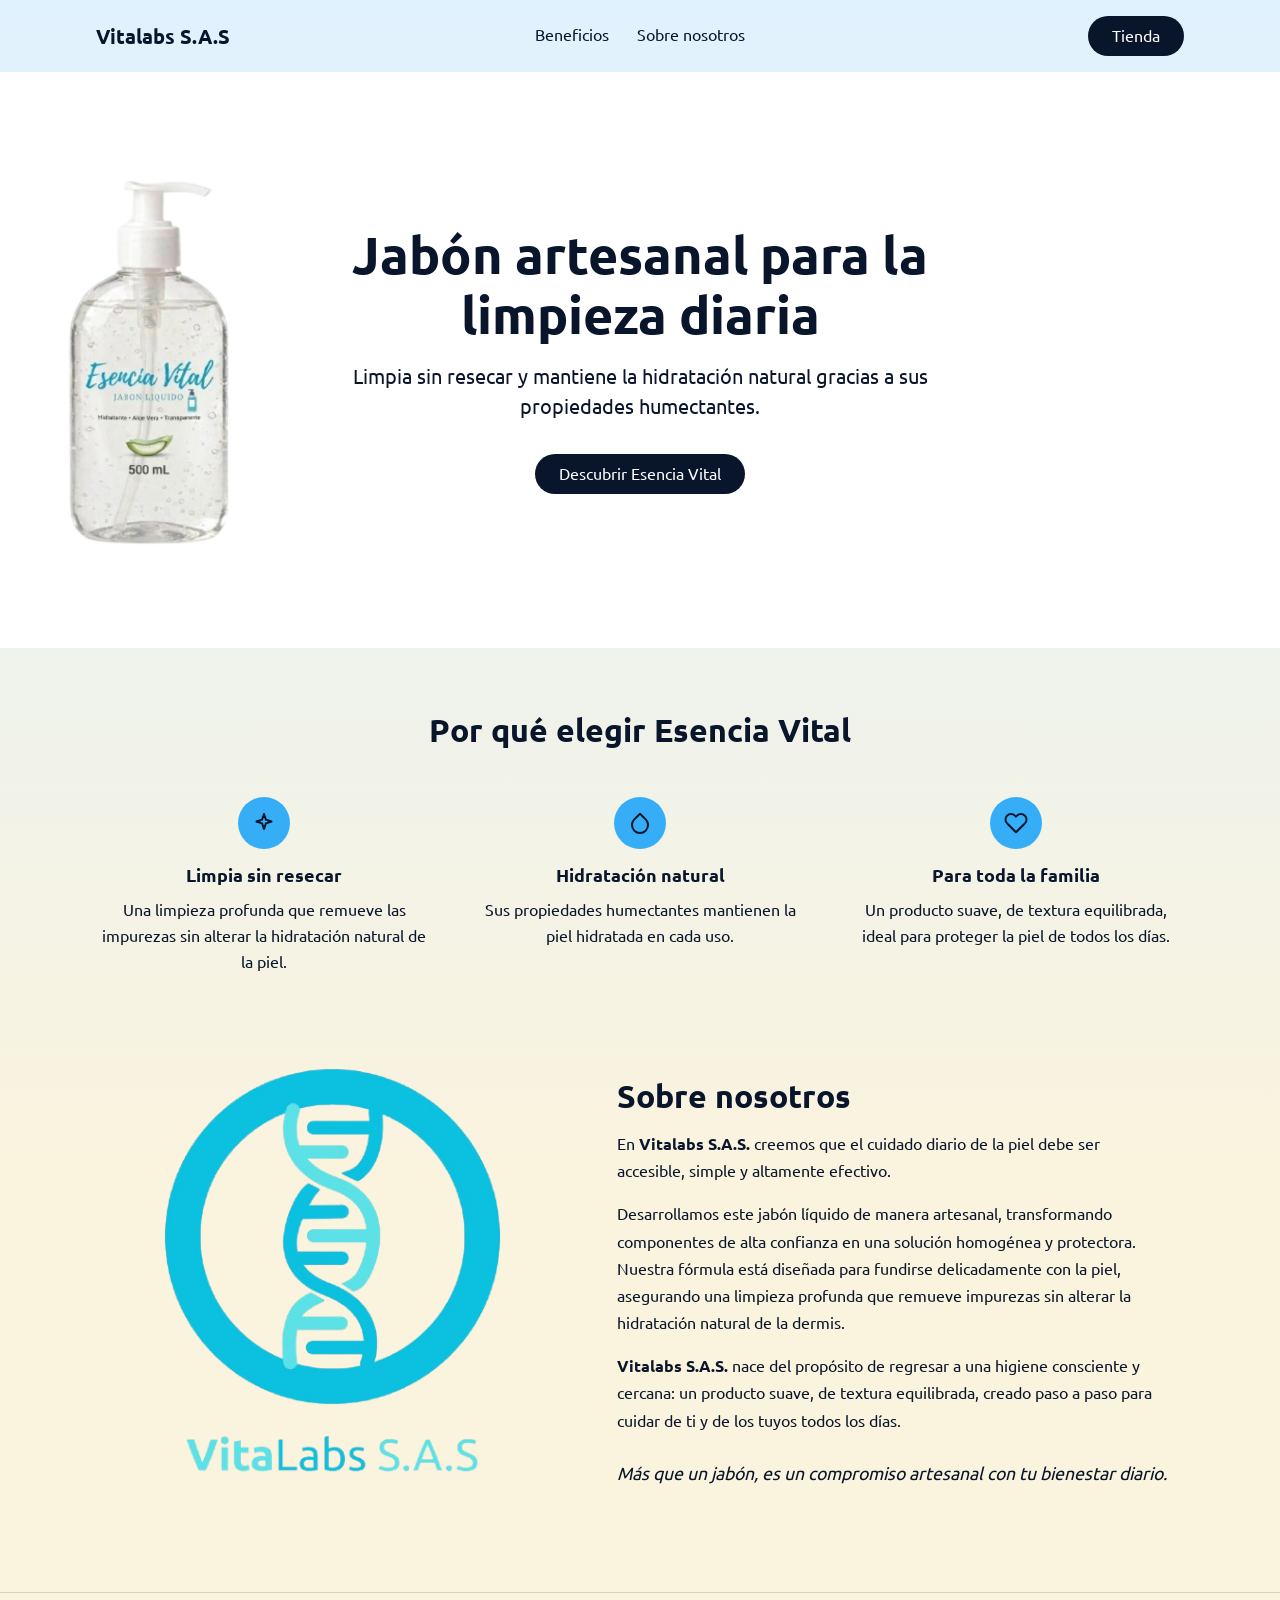
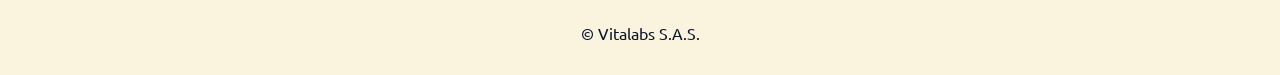
<file: index.html>
<!DOCTYPE html>
<html lang="es">

<head>
	<meta charset="utf-8">
	<meta name="viewport" content="width=device-width, initial-scale=1">
	<meta name="description" content="Esencia Vital: jabón líquido artesanal para la limpieza diaria que cuida la hidratación natural de la piel de toda la familia.">
	<title>Esencia Vital | Jabón artesanal para la limpieza diaria</title>

	<link rel="stylesheet" href="data/style/index.css">
</head>

<body>
	<header class="site-header">
		<a class="logo" href="index.html">Vitalabs S.A.S</a>

		<nav class="site-nav" aria-label="Navegación principal">
			<a href="#beneficios">Beneficios</a>
			<a href="#about-us">Sobre nosotros</a>
		</nav>

		<a class="btn" href="data/shop.html">Tienda</a>
	</header>

	<main>
		<section class="hero">
			<div class="hero-content">
				<h1>Jabón artesanal para la limpieza diaria</h1>
				<p>Limpia sin resecar y mantiene la hidratación natural gracias a sus propiedades humectantes.</p>
				<a class="btn" href="data/shop.html">Descubrir Esencia Vital</a>
			</div>
		</section>
		
		<section id="beneficios" class="features">
			<h2>Por qué elegir Esencia Vital</h2>

			<ul class="feature-grid">
				<li class="feature">
					<span class="feature-icon" aria-hidden="true">
						<svg viewBox="0 0 24 24"><path d="M12 3l1.9 5.6L19.5 10.5l-5.6 1.9L12 18l-1.9-5.6L4.5 10.5l5.6-1.9z"/></svg>
					</span>
					<h3>Limpia sin resecar</h3>
					<p>Una limpieza profunda que remueve las impurezas sin alterar la hidratación natural de la piel.</p>
				</li>

				<li class="feature">
					<span class="feature-icon" aria-hidden="true">
						<svg viewBox="0 0 24 24"><path d="M12 2.7l5.7 5.7a8 8 0 1 1-11.4 0z"/></svg>
					</span>
					<h3>Hidratación natural</h3>
					<p>Sus propiedades humectantes mantienen la piel hidratada en cada uso.</p>
				</li>

				<li class="feature">
					<span class="feature-icon" aria-hidden="true">
						<svg viewBox="0 0 24 24"><path d="M20.8 4.6a5.5 5.5 0 0 0-7.8 0L12 5.7l-1.1-1.1a5.5 5.5 0 0 0-7.8 7.8l1.1 1.1L12 21.2l7.8-7.7 1.1-1.1a5.5 5.5 0 0 0 0-7.8z"/></svg>
					</span>
					<h3>Para toda la familia</h3>
					<p>Un producto suave, de textura equilibrada, ideal para proteger la piel de todos los días.</p>
				</li>
			</ul>
		</section>

		<section id="about-us" class="about">
			<div class="about-media">
				<img src="data/images/Vitalogo.png" alt="Jabón líquido Esencia Vital">
			</div>

			<div class="about-text">
				<h2>Sobre nosotros</h2>

				<p>
					En <strong>Vitalabs S.A.S.</strong> creemos que el cuidado diario de la piel
					debe ser accesible, simple y altamente efectivo.
				</p>

				<p>
					Desarrollamos este jabón líquido de manera artesanal, transformando componentes
					de alta confianza en una solución homogénea y protectora. Nuestra fórmula está
					diseñada para fundirse delicadamente con la piel, asegurando una limpieza profunda
					que remueve impurezas sin alterar la hidratación natural de la dermis.
				</p>

				<p>
					<strong>Vitalabs S.A.S.</strong> nace del propósito de regresar a una higiene
					consciente y cercana: un producto suave, de textura equilibrada, creado paso a paso
					para cuidar de ti y de los tuyos todos los días.
				</p>

				<p class="highlight"><em>Más que un jabón, es un compromiso artesanal con tu bienestar diario.</em></p>
			</div>
		</section>
	</main>

	<footer>
		<p>&copy; Vitalabs S.A.S.</p>
	</footer>
</body>

</html>
</file>
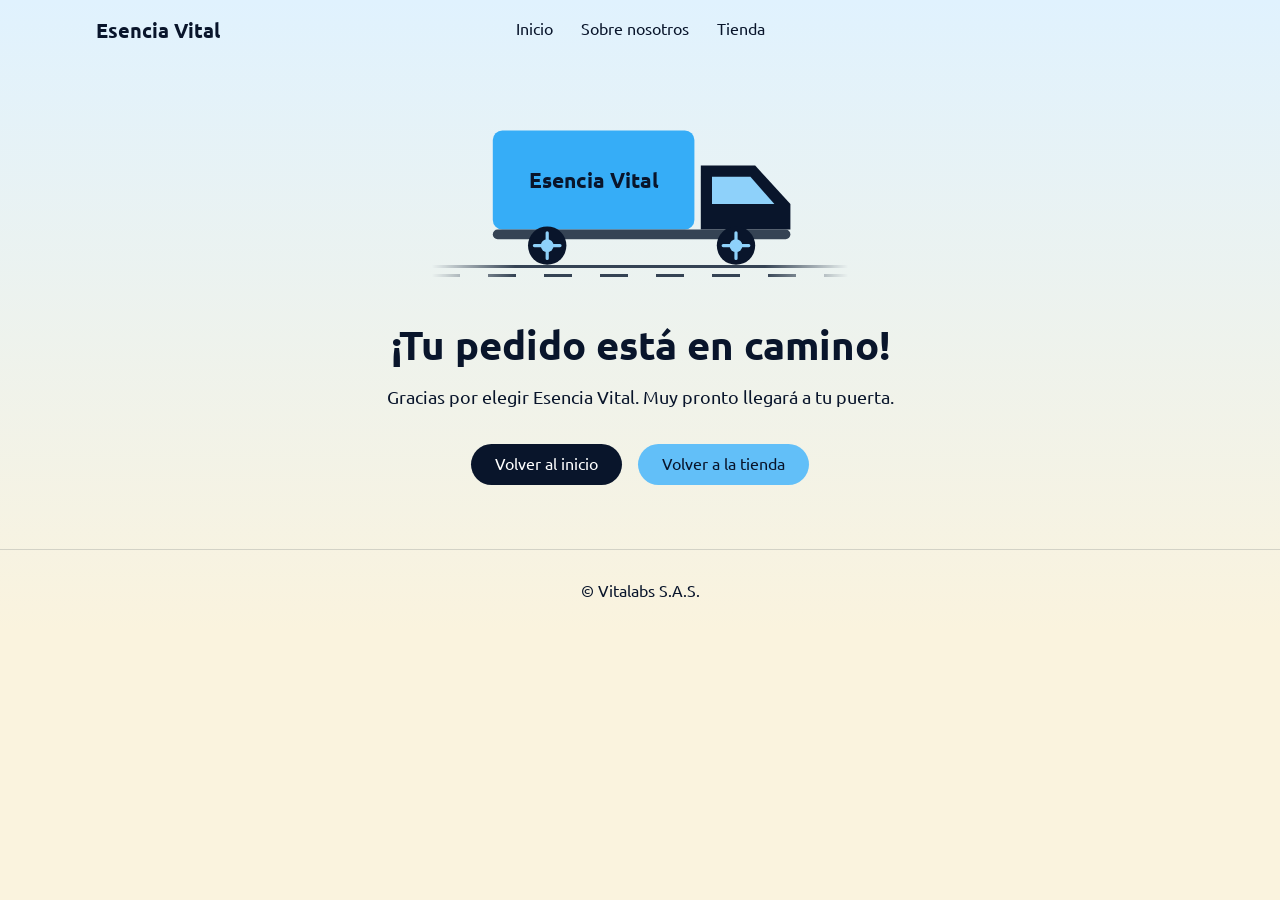
<file: data/idk.html>
<!DOCTYPE html>
<html lang="es">

<head>
	<meta charset="utf-8">
	<meta name="viewport" content="width=device-width, initial-scale=1">
	<title>Tu pedido está en camino | Esencia Vital</title>

	<link rel="stylesheet" href="style/index.css">
	<link rel="stylesheet" href="style/shop.css">
</head>

<body>
	<header class="site-header">
		<a class="logo" href="../index.html">Esencia Vital</a>

		<nav class="site-nav" aria-label="Navegación principal">
			<a href="../index.html">Inicio</a>
			<a href="../index.html#about-us">Sobre nosotros</a>
			<a href="shop.html">Tienda</a>
		</nav>
	</header>

	<main class="pedido">
		<div class="truck" role="img" aria-label="Camión de reparto en movimiento">
			<svg viewBox="0 0 200 100" aria-hidden="true">
				<g class="truck-body">

					<rect x="8" y="14" width="126" height="62" rx="6" fill="#36ADF7"/>
					<text x="71" y="50" text-anchor="middle" font-size="13" font-weight="bold" fill="#09152B">Esencia Vital</text>

					<path d="M138 36h34l22 24v16h-56z" fill="#09152B"/>
					<path d="M145 43h24l15 17h-39z" fill="#8ED1FA"/>

					<rect x="8" y="76" width="186" height="6" rx="3" fill="#354354"/>
				</g>

				<g class="wheel">
					<circle cx="42" cy="86" r="12" fill="#09152B"/>
					<circle cx="42" cy="86" r="4" fill="#8ED1FA"/>
					<path d="M42 78v16M34 86h16" stroke="#8ED1FA" stroke-width="2" stroke-linecap="round"/>
				</g>
				<g class="wheel">
					<circle cx="160" cy="86" r="12" fill="#09152B"/>
					<circle cx="160" cy="86" r="4" fill="#8ED1FA"/>
					<path d="M160 78v16M152 86h16" stroke="#8ED1FA" stroke-width="2" stroke-linecap="round"/>
				</g>
			</svg>

			<div class="road" aria-hidden="true"></div>
		</div>

		<h1>¡Tu pedido está en camino!</h1>
		<p>Gracias por elegir Esencia Vital. Muy pronto llegará a tu puerta.</p>

		<div class="actions">
			<a class="btn" href="../index.html">Volver al inicio</a>
			<a class="btn btn-claro" href="shop.html">Volver a la tienda</a>
		</div>
	</main>

	<footer>
		<p>&copy; Vitalabs S.A.S.</p>
	</footer>
</body>

</html>
</file>
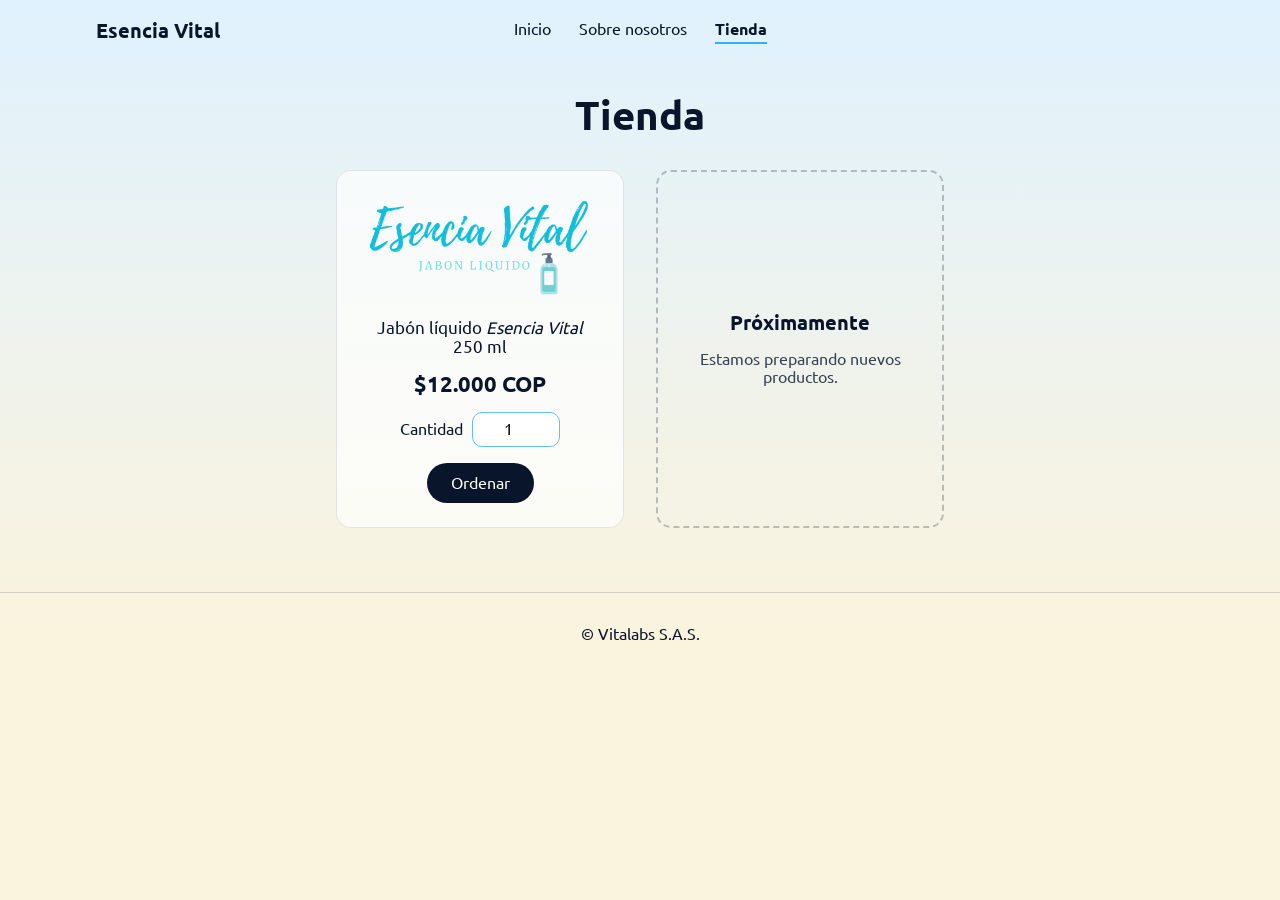
<file: data/shop.html>
<!DOCTYPE html>
<html lang="es">

<head>
	<meta charset="utf-8">
	<meta name="viewport" content="width=device-width, initial-scale=1">
	<title>Tienda | Esencia Vital</title>

	<link rel="stylesheet" href="style/index.css">
	<link rel="stylesheet" href="style/shop.css">
</head>

<body>
	<header class="site-header">
		<a class="logo" href="../index.html">Esencia Vital</a>

		<nav class="site-nav" aria-label="Navegación principal">
			<a href="../index.html">Inicio</a>
			<a href="../index.html#about-us">Sobre nosotros</a>
			<a href="shop.html" aria-current="page">Tienda</a>
		</nav>
	</header>

	<main class="tienda">
		<h1>Tienda</h1>

		<div class="cards">
			<article class="card">
				<img src="images/esencia.png" alt="Esencia Vital, jabón líquido">

				<h2>Jabón líquido <em>Esencia Vital</em> 250&nbsp;ml</h2>

				<p class="price">$12.000 COP</p>

				<form action="idk.html" method="get">
					<div class="qty">
						<label for="cantidad">Cantidad</label>
						<input id="cantidad" name="cantidad" type="number" min="1" max="99" value="1">
					</div>

					<button class="btn" type="submit">Ordenar</button>
				</form>
			</article>

			<article class="card card-soon">
				<h2>Próximamente</h2>
				<p>Estamos preparando nuevos productos.</p>
			</article>
		</div>
	</main>

	<footer>
		<p>&copy; Vitalabs S.A.S.</p>
	</footer>
</body>

</html>
</file>
<file: data/style/index.css>
@import url("mainclass.css");

:root {
  --texto: #09152B;
  --texto-suave: #354354;
  --ancho: 68rem;
}

a:focus-visible {
  outline: 3px solid var(--texto);
  outline-offset: 3px;
}

h1,
h2,
h3 {
  line-height: 1.15;
}

.btn {
  display: inline-block;
  padding: 0.7rem 1.5rem;

  color: #fff;
  text-decoration: none;
  text-align: center;

  background: var(--texto);
  border-radius: 999px;
  transition: background 0.25s ease;
}

.btn:hover,
.btn:focus-visible {
  background: var(--texto-suave);
}

.site-header {
  display: grid;
  grid-template-columns: 1fr auto 1fr;
  align-items: center;
  gap: 1rem;

  max-width: var(--ancho);
  margin: 0 auto;
  padding: 1rem 1.25rem;
}

.logo {
  justify-self: start;
  font-size: 1.25rem;
  font-weight: bold;
  color: inherit;
  text-decoration: none;
}

.site-nav {
  display: flex;
  gap: 1.75rem;
}

.site-nav a {
  padding: 0.25rem 0;
  color: inherit;
  text-decoration: none;
  border-bottom: 2px solid transparent;
  transition: border-color 0.25s ease;
}

.site-nav a:hover,
.site-nav a:focus-visible {
  border-bottom-color: var(--azul-titulo);
}

.site-header .btn {
  justify-self: end;
}

.hero {
  display: grid;
  place-items: center;

  min-height: clamp(20rem, 55vh, 30rem);
  padding: 3rem 1.25rem;

  text-align: center;
  background: url("../images/hero.png") center / cover;
}

.hero-content {
  max-width: 42rem;
}

.hero h1 {
  margin: 0 0 1rem;
  font-size: clamp(2rem, 5vw, 3.25rem);
}

.hero p {
  margin: 0 0 2rem;
  font-size: clamp(1.05rem, 2vw, 1.25rem);
  line-height: 1.5;
}

.features {
  max-width: var(--ancho);
  margin: 0 auto;
  padding: 4rem 1.25rem;
}

.features h2 {
  margin: 0 0 3rem;
  font-size: clamp(1.5rem, 3vw, 2rem);
  text-align: center;
}

.feature-grid {
  display: grid;
  grid-template-columns: repeat(3, 1fr);
  gap: 2.5rem;

  margin: 0;
  padding: 0;
  list-style: none;
  text-align: center;
}

.feature-icon {
  display: grid;
  place-items: center;

  width: 3.25rem;
  height: 3.25rem;
  margin: 0 auto 1rem;

  color: var(--texto);
  background: var(--azul-titulo);
  border-radius: 50%;
}

.feature-icon svg {
  width: 1.5rem;
  height: 1.5rem;
  fill: none;
  stroke: currentColor;
  stroke-width: 2;
  stroke-linecap: round;
  stroke-linejoin: round;
}

.feature h3 {
  margin: 0 0 0.75rem;
  font-size: 1.15rem;
}

.feature p {
  max-width: 22rem;
  margin: 0 auto;
  line-height: 1.6;
}

.about {
  display: grid;
  grid-template-columns: 1fr 1.2fr;
  align-items: center;
  gap: 3rem;

  max-width: var(--ancho);
  margin: 0 auto;
  padding: 1rem 1.25rem 4rem;
}

.about-media {
  justify-self: center;
}

.about-media img {
  display: block;
  max-width: 100%;
  height: auto;
  border-radius: 15px;
}

.about-text h2 {
  margin: 0 0 1rem;
  font-size: clamp(1.5rem, 3vw, 2rem);
}

.about-text p {
  max-width: 60ch;
  margin: 0 0 1rem;
  line-height: 1.7;
}

.about-text .highlight {
  margin-top: 1.5rem;
  font-size: 1.1rem;
}

footer {
  padding: 2rem 1.25rem;
  text-align: center;
  border-top: 1px solid rgba(9, 21, 43, 0.15);
}

footer p {
  margin: 0;
}

@media (max-width: 48rem) {
  .site-header {
    grid-template-columns: 1fr auto;
  }

  .site-nav {
    grid-column: 1 / -1;
    grid-row: 2;
    justify-content: center;
  }

  .feature-grid {
    grid-template-columns: 1fr;
  }

  .about {
    grid-template-columns: 1fr;
    gap: 2rem;
  }
}

@media (prefers-reduced-motion: reduce) {
  .btn,
  .site-nav a {
    transition: none;
  }
}
</file>
<file: data/style/shop.css>
.site-nav a[aria-current="page"] {
  font-weight: bold;
  border-bottom-color: var(--azul-titulo);
}

.btn-claro {
  color: var(--texto);
  background: var(--azul-boton);
}

.btn-claro:hover,
.btn-claro:focus-visible {
  background: var(--azul-boton-hover);
}

.tienda {
  max-width: var(--ancho);
  margin: 0 auto;
  padding: 2rem 1.25rem 4rem;
}

.tienda h1 {
  margin: 0 0 2rem;
  font-size: clamp(1.75rem, 4vw, 2.5rem);
  text-align: center;
}

.cards {
  display: grid;
  grid-template-columns: repeat(auto-fit, minmax(min(100%, 16rem), 18rem));
  justify-content: center;
  gap: 2rem;
}

.card {
  display: flex;
  flex-direction: column;
  gap: 1rem;

  padding: 1.5rem;
  text-align: center;

  background: rgba(255, 255, 255, 0.7);
  border: 1px solid rgba(9, 21, 43, 0.1);
  border-radius: 15px;
}

.card img {
  display: block;
  max-width: 100%;
  height: auto;
  margin: 0 auto;
}

.card h2 {
  margin: 0;
  font-size: 1.05rem;
  font-weight: normal;
}

.price {
  margin: 0;
  font-size: 1.35rem;
  font-weight: bold;
}

.card form {
  display: flex;
  flex-direction: column;
  align-items: center;
  gap: 1rem;
  margin-top: auto;
}

.qty {
  display: flex;
  align-items: center;
  gap: 0.6rem;
}

.qty input {
  width: 4.5rem;
  padding: 0.45rem;

  font-size: 1rem;
  text-align: center;

  background: #fff;
  border: 1px solid var(--azul-boton);
  border-radius: 10px;
}

.card .btn {
  border: 0;
  font-size: 1rem;
  cursor: pointer;
}

.card-soon {
  justify-content: center;
  color: var(--texto-suave);
  background: transparent;
  border: 2px dashed rgba(9, 21, 43, 0.25);
}

.card-soon h2 {
  font-size: 1.25rem;
  font-weight: bold;
  color: var(--texto);
}

.card-soon p {
  margin: 0;
}

.pedido {
  max-width: 40rem;
  margin: 0 auto;
  padding: 3rem 1.25rem 4rem;
  text-align: center;
}

.pedido h1 {
  margin: 0 0 1rem;
  font-size: clamp(1.75rem, 4vw, 2.5rem);
}

.pedido p {
  margin: 0;
  font-size: 1.1rem;
  line-height: 1.6;
}

.actions {
  display: flex;
  flex-wrap: wrap;
  justify-content: center;
  gap: 1rem;
  margin-top: 2rem;
}

.truck {
  width: min(100%, 26rem);
  margin: 0 auto 2.5rem;
}

.truck svg {
  display: block;
  width: min(100%, 20rem);
  height: auto;
  margin: 0 auto;
}

.truck-body {
  animation: rebote 0.5s ease-in-out infinite;
}

.wheel {
  transform-box: fill-box;
  transform-origin: center;
  animation: girar 0.6s linear infinite;
}

.road {
  height: 14px;
  margin-top: -3px;
  border-top: 3px solid var(--texto-suave);

  -webkit-mask-image: linear-gradient(90deg, transparent, #000 20%, #000 80%, transparent);
  mask-image: linear-gradient(90deg, transparent, #000 20%, #000 80%, transparent);
}

.road::after {
  content: "";
  display: block;
  height: 3px;
  margin-top: 6px;

  background: repeating-linear-gradient(90deg, var(--texto-suave) 0 28px, transparent 28px 56px);
  background-size: 56px 100%;
  animation: ruta 0.8s linear infinite;
}

@keyframes rebote {
  50% { transform: translateY(-1.5px); }
}

@keyframes girar {
  to { transform: rotate(360deg); }
}

@keyframes ruta {
  to { background-position: -56px 0; }
}

@media (prefers-reduced-motion: reduce) {
  .truck-body,
  .wheel,
  .road::after {
    animation: none;
  }
}
</file>
